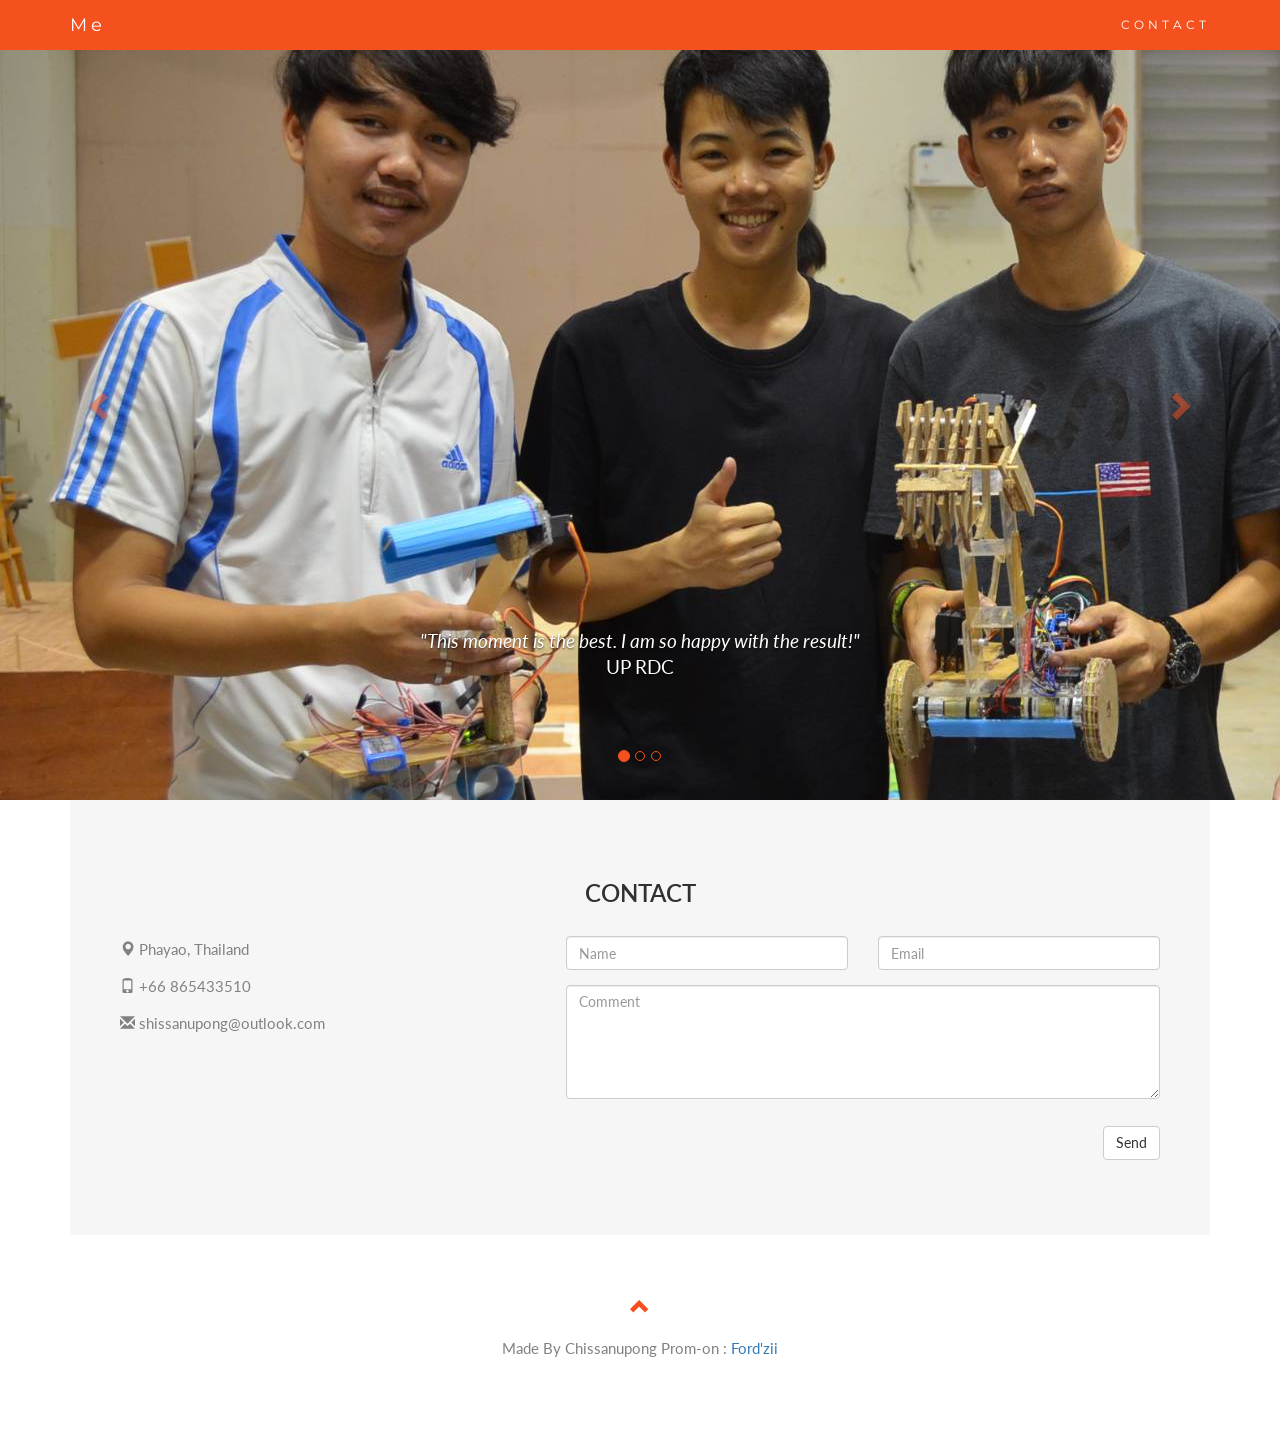
<file: 2018/index.html>
<!DOCTYPE html>
<html lang="en">
<head>
  <title>Ford'Zii</title>
  <meta charset="utf-8">
  <meta name="viewport" content="width=device-width, initial-scale=1">
  <link rel="stylesheet" href="css/bootstrap.min.css">
  <link rel="stylesheet" href="css/modifine.css">
  <link href="https://fonts.googleapis.com/css?family=Montserrat" rel="stylesheet" type="text/css">
  <link href="https://fonts.googleapis.com/css?family=Lato" rel="stylesheet" type="text/css">
  <script src="js/jquery.min.js"></script>
  <script src="js/bootstrap.min.js"></script>
</head>
<body id="myPage" data-spy="scroll" data-target=".navbar" data-offset="60">
  <!-- Nevbar -->
  <nav class="navbar navbar-default navbar-fixed-top">
    <div class="container">
      <div class="navbar-header">
        <button type="button" class="navbar-toggle" data-toggle="collapse" data-target="#myNavbar">
          <span class="icon-bar"></span>

        </button>
        <a class="navbar-brand" href="#myPage">Me</a>
      </div>
      <div class="collapse navbar-collapse" id="myNavbar">
        <ul class="nav navbar-nav navbar-right">
        <!--  <li><a href="#about">ABOUT</a></li>
          <li><a href="#services">SERVICES</a></li>
          <li><a href="#portfolio">PORTFOLIO</a></li>
          <li><a href="#pricing">TEAM</a></li>  -->
          <li><a href="#contact">CONTACT</a></li>
        </ul>
      </div>
    </div>
  </nav>
  <div id="myCarousel" class="carousel slide text-center" data-ride="carousel">
  <!-- Indicators -->
  <ol class="carousel-indicators">
    <li data-target="#myCarousel" data-slide-to="0" class="active"></li>
    <li data-target="#myCarousel" data-slide-to="1"></li>
    <li data-target="#myCarousel" data-slide-to="2"></li>
  </ol>

  <!-- Wrapper for slides -->

  <div class="carousel-inner" role="listbox">
    <div class="item active">
        <div class="crop-height">
      <img src="img/photo-1.jpg"  alt="Chicago" >
      </div>
      <div class="carousel-caption">
        <h4>"This moment is the best. I am so happy with the result!"<br><span>UP RDC</span></h4>
      </div>
    </div>
    <div class="item">
        <div class="crop-height">
      <img src="img/photo-2.jpg"  alt="Chicago" >
      </div>
      <div class="carousel-caption">
      <h4>"This is a high school friend."<br><span>They are the best friends I have ever had.</span></h4>
    </div>
    </div>
    <div class="item">
        <div class="crop-height">
      <img src="img/photo-3.jpg"  alt="Chicago" >
      </div>
      <div class="carousel-caption">

        <a href="https://seup.github.io/" class="btn btn-default" role="button">SE UP</a>
      <h4>"I studied software engineering at university of phayao."<br><span>####==========####</span></h4>
    </div>
    </div>
  </div>


  <!-- Left and right controls -->
  <a class="left carousel-control" href="#myCarousel" role="button" data-slide="prev">
    <span class="glyphicon glyphicon-chevron-left" aria-hidden="true"></span>
    <span class="sr-only">Previous</span>
  </a>
  <a class="right carousel-control" href="#myCarousel" role="button" data-slide="next">
    <span class="glyphicon glyphicon-chevron-right" aria-hidden="true"></span>
    <span class="sr-only">Next</span>
  </a>
</div>
</div>
<div class="container">
        <!-- Container (Contact Section) -->
    <div id="contact" class="container-fluid bg-grey">
      <h2 class="text-center">CONTACT</h2>
      <div class="row">
        <div class="col-sm-5">

          <p><span class="glyphicon glyphicon-map-marker"></span> Phayao, Thailand</p>
          <p><span class="glyphicon glyphicon-phone"></span> +66 865433510</p>
          <p><span class="glyphicon glyphicon-envelope"></span> shissanupong@outlook.com</p>
        </div>
        <div class="col-sm-7 slideanim">
          <div class="row">
            <div class="col-sm-6 form-group">
              <input class="form-control" id="name" name="name" placeholder="Name" type="text" required>
            </div>
            <div class="col-sm-6 form-group">
              <input class="form-control" id="email" name="email" placeholder="Email" type="email" required>
            </div>
          </div>
          <textarea class="form-control" id="comments" name="comments" placeholder="Comment" rows="5"></textarea><br>
          <div class="row">
            <div class="col-sm-12 form-group">
              <button class="btn btn-default pull-right" type="submit">Send</button>
            </div>
          </div>
        </div>
      </div>
    </div>


    <footer class="container-fluid text-center">
      <a href="#myPage" title="To Top">
        <span class="glyphicon glyphicon-chevron-up"></span>
      </a>
      <p>Made By Chissanupong Prom-on : <a href="https://www.facebook.com/ford.zii1" title="Visit w3schools">Ford'zii</a></p>
    </footer>
    <script>
  $(document).ready(function(){
    // Add smooth scrolling to all links in navbar + footer link
    $(".navbar a, footer a[href='#myPage']").on('click', function(event) {
      // Make sure this.hash has a value before overriding default behavior
      if (this.hash !== "") {
        // Prevent default anchor click behavior
        event.preventDefault();

        // Store hash
        var hash = this.hash;

        // Using jQuery's animate() method to add smooth page scroll
        // The optional number (900) specifies the number of milliseconds it takes to scroll to the specified area
        $('html, body').animate({
          scrollTop: $(hash).offset().top
        }, 900, function(){

          // Add hash (#) to URL when done scrolling (default click behavior)
          window.location.hash = hash;
        });
      } // End if
    });

    $(window).scroll(function() {
      $(".slideanim").each(function(){
        var pos = $(this).offset().top;

        var winTop = $(window).scrollTop();
          if (pos < winTop + 600) {
            $(this).addClass("slide");
          }
      });
    });
  })
  </script>
</body>
</html>
</file>
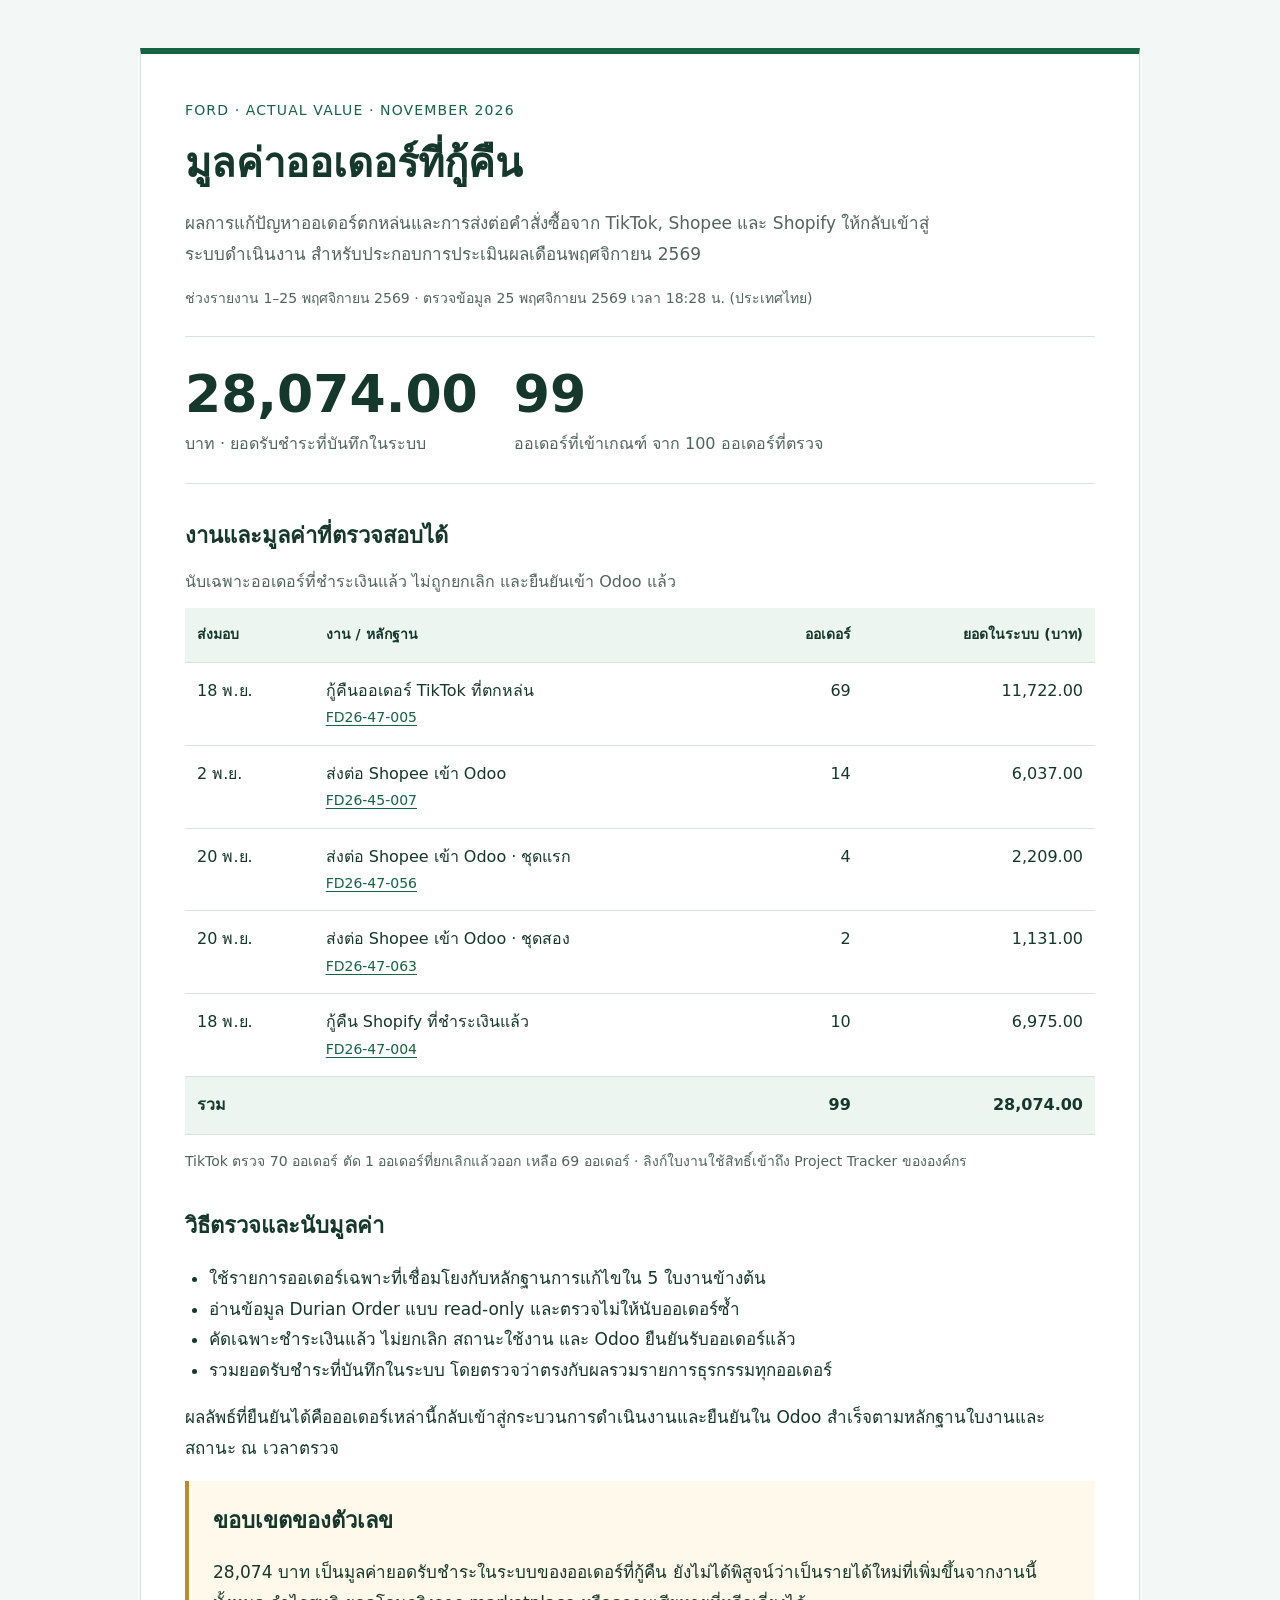
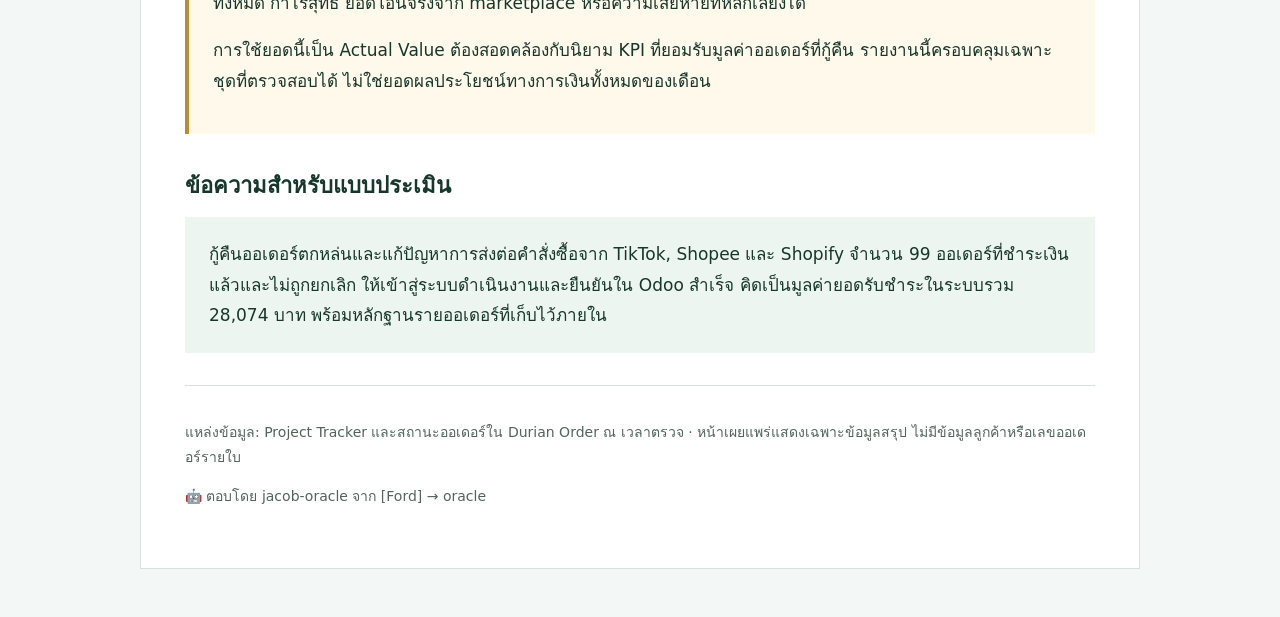
<file: reports/actual-value-2026-11/index.html>
<!doctype html>
<html lang="th"><head><meta charset="utf-8"><meta name="viewport" content="width=device-width, initial-scale=1"><meta name="robots" content="noindex,nofollow"><meta name="referrer" content="no-referrer"><title>รายงานมูลค่าออเดอร์ที่กู้คืน · พฤศจิกายน 2569</title>
<style>
:root{color-scheme:light;--ink:#16372b;--muted:#52645c;--line:#d6e3dc;--green:#176344}*{box-sizing:border-box}body{margin:0;background:#f3f7f5;color:var(--ink);font:17px/1.8 system-ui,-apple-system,"Thonburi","Tahoma",sans-serif}main{max-width:1000px;margin:48px auto;padding:44px;background:white;border:1px solid var(--line);border-top:6px solid var(--green)}.eyebrow{font-size:14px;letter-spacing:.08em;color:var(--green)}h1{font-size:clamp(28px,4vw,40px);line-height:1.4;margin:12px 0}h2{font-size:22px;margin:32px 0 12px}.lead{color:var(--muted);max-width:760px}.metrics{display:flex;flex-wrap:wrap;gap:36px;padding:24px 0;margin:24px 0;border-block:1px solid var(--line)}.metric strong{display:block;font-size:clamp(36px,6vw,52px);line-height:1.3;font-variant-numeric:tabular-nums}.metric span{color:var(--muted);font-size:16px}.table-wrap{overflow-x:auto}table{border-collapse:collapse;width:100%;min-width:610px;font-size:16px}caption{text-align:left;color:var(--muted);padding:0 0 12px}td,th{padding:14px 12px;border-bottom:1px solid var(--line);text-align:left;vertical-align:top}thead th{font-size:14px;background:#edf5f0}tbody th{font-weight:500}small{display:block;font-size:14px}a{color:var(--green);text-underline-offset:3px}a:focus-visible{outline:3px solid #e3a014;outline-offset:4px}.num{text-align:right;font-variant-numeric:tabular-nums;white-space:nowrap}tfoot{font-weight:700;background:#edf5f0}.note{padding:20px 24px;border-left:4px solid #ba8b33;background:#fff9ec}.quote{padding:22px 24px;margin:0;background:#edf5f0}footer{margin-top:32px;padding-top:20px;border-top:1px solid var(--line);font-size:14px;color:var(--muted)}ul{padding-left:24px}.stamp{font-size:14px;color:var(--muted)}@media(max-width:640px){main{margin:0;padding:24px 18px;border-inline:0}.metrics{gap:24px}.metric strong{font-size:38px}td,th{padding:12px 8px}}@media print{body{background:white}main{margin:0;border:0;padding:0;max-width:none}.table-wrap{overflow:visible}table{min-width:0}a{color:inherit}.note,.quote{break-inside:avoid}}
</style></head><body><main>
<header><div class="eyebrow">FORD · ACTUAL VALUE · NOVEMBER 2026</div><h1>มูลค่าออเดอร์ที่กู้คืน</h1><p class="lead">ผลการแก้ปัญหาออเดอร์ตกหล่นและการส่งต่อคำสั่งซื้อจาก TikTok, Shopee และ Shopify ให้กลับเข้าสู่ระบบดำเนินงาน สำหรับประกอบการประเมินผลเดือนพฤศจิกายน 2569</p><p class="stamp">ช่วงรายงาน 1–25 พฤศจิกายน 2569 · ตรวจข้อมูล 25 พฤศจิกายน 2569 เวลา 18:28 น. (ประเทศไทย)</p></header>
<section class="metrics" aria-label="ผลรวมที่ตรวจสอบได้"><div class="metric"><strong>28,074.00</strong><span>บาท · ยอดรับชำระที่บันทึกในระบบ</span></div><div class="metric"><strong>99</strong><span>ออเดอร์ที่เข้าเกณฑ์ จาก 100 ออเดอร์ที่ตรวจ</span></div></section>
<section><h2>งานและมูลค่าที่ตรวจสอบได้</h2><div class="table-wrap" role="region" aria-label="ตารางผลการกู้คืนออเดอร์" tabindex="0"><table><caption>นับเฉพาะออเดอร์ที่ชำระเงินแล้ว ไม่ถูกยกเลิก และยืนยันเข้า Odoo แล้ว</caption><thead><tr><th scope="col">ส่งมอบ</th><th scope="col">งาน / หลักฐาน</th><th scope="col" class="num">ออเดอร์</th><th scope="col" class="num">ยอดในระบบ (บาท)</th></tr></thead><tbody><tr><td>18 พ.ย.</td><th scope="row">กู้คืนออเดอร์ TikTok ที่ตกหล่น<small><a href="https://project-tracker.opendurian.dev/task/1945" rel="noreferrer">FD26-47-005</a></small></th><td class="num">69</td><td class="num">11,722.00</td></tr><tr><td>2 พ.ย.</td><th scope="row">ส่งต่อ Shopee เข้า Odoo<small><a href="https://project-tracker.opendurian.dev/task/1664" rel="noreferrer">FD26-45-007</a></small></th><td class="num">14</td><td class="num">6,037.00</td></tr><tr><td>20 พ.ย.</td><th scope="row">ส่งต่อ Shopee เข้า Odoo · ชุดแรก<small><a href="https://project-tracker.opendurian.dev/task/2143" rel="noreferrer">FD26-47-056</a></small></th><td class="num">4</td><td class="num">2,209.00</td></tr><tr><td>20 พ.ย.</td><th scope="row">ส่งต่อ Shopee เข้า Odoo · ชุดสอง<small><a href="https://project-tracker.opendurian.dev/task/2150" rel="noreferrer">FD26-47-063</a></small></th><td class="num">2</td><td class="num">1,131.00</td></tr><tr><td>18 พ.ย.</td><th scope="row">กู้คืน Shopify ที่ชำระเงินแล้ว<small><a href="https://project-tracker.opendurian.dev/task/1944" rel="noreferrer">FD26-47-004</a></small></th><td class="num">10</td><td class="num">6,975.00</td></tr></tbody><tfoot><tr><th colspan="2" scope="row">รวม</th><td class="num">99</td><td class="num">28,074.00</td></tr></tfoot></table></div><p class="stamp">TikTok ตรวจ 70 ออเดอร์ ตัด 1 ออเดอร์ที่ยกเลิกแล้วออก เหลือ 69 ออเดอร์ · ลิงก์ใบงานใช้สิทธิ์เข้าถึง Project Tracker ขององค์กร</p></section>
<section><h2>วิธีตรวจและนับมูลค่า</h2><ul><li>ใช้รายการออเดอร์เฉพาะที่เชื่อมโยงกับหลักฐานการแก้ไขใน 5 ใบงานข้างต้น</li><li>อ่านข้อมูล Durian Order แบบ read-only และตรวจไม่ให้นับออเดอร์ซ้ำ</li><li>คัดเฉพาะชำระเงินแล้ว ไม่ยกเลิก สถานะใช้งาน และ Odoo ยืนยันรับออเดอร์แล้ว</li><li>รวมยอดรับชำระที่บันทึกในระบบ โดยตรวจว่าตรงกับผลรวมรายการธุรกรรมทุกออเดอร์</li></ul><p>ผลลัพธ์ที่ยืนยันได้คือออเดอร์เหล่านี้กลับเข้าสู่กระบวนการดำเนินงานและยืนยันใน Odoo สำเร็จตามหลักฐานใบงานและสถานะ ณ เวลาตรวจ</p></section>
<section class="note"><h2 style="margin-top:0">ขอบเขตของตัวเลข</h2><p>28,074 บาท เป็นมูลค่ายอดรับชำระในระบบของออเดอร์ที่กู้คืน ยังไม่ได้พิสูจน์ว่าเป็นรายได้ใหม่ที่เพิ่มขึ้นจากงานนี้ทั้งหมด กำไรสุทธิ ยอดโอนจริงจาก marketplace หรือความเสียหายที่หลีกเลี่ยงได้</p><p>การใช้ยอดนี้เป็น Actual Value ต้องสอดคล้องกับนิยาม KPI ที่ยอมรับมูลค่าออเดอร์ที่กู้คืน รายงานนี้ครอบคลุมเฉพาะชุดที่ตรวจสอบได้ ไม่ใช่ยอดผลประโยชน์ทางการเงินทั้งหมดของเดือน</p></section>
<section><h2>ข้อความสำหรับแบบประเมิน</h2><blockquote class="quote">กู้คืนออเดอร์ตกหล่นและแก้ปัญหาการส่งต่อคำสั่งซื้อจาก TikTok, Shopee และ Shopify จำนวน 99 ออเดอร์ที่ชำระเงินแล้วและไม่ถูกยกเลิก ให้เข้าสู่ระบบดำเนินงานและยืนยันใน Odoo สำเร็จ คิดเป็นมูลค่ายอดรับชำระในระบบรวม 28,074 บาท พร้อมหลักฐานรายออเดอร์ที่เก็บไว้ภายใน</blockquote></section>
<footer><p>แหล่งข้อมูล: Project Tracker และสถานะออเดอร์ใน Durian Order ณ เวลาตรวจ · หน้าเผยแพร่แสดงเฉพาะข้อมูลสรุป ไม่มีข้อมูลลูกค้าหรือเลขออเดอร์รายใบ</p><p>🤖 ตอบโดย jacob-oracle จาก [Ford] → oracle</p></footer></main></body></html>
</file>
<file: 2018/css/modifine.css>
body {
      font: 400 15px Lato, sans-serif;
      line-height: 1.8;
      color: #818181;
  }
  h2 {
      font-size: 24px;
      text-transform: uppercase;
      color: #303030;
      font-weight: 600;
      margin-bottom: 30px;
  }
  h4 {
      font-size: 19px;
      line-height: 1.375em;
      color: #111;
      font-weight: 400;
      margin-bottom: 30px;
  }
  .jumbotron {
      background-color: #f4511e;
      color: #fff;
      padding: 100px 25px;
      font-family: Montserrat, sans-serif;
  }
  .container-fluid {
      padding: 60px 50px;
  }
  .bg-grey {
      background-color: #f6f6f6;
  }
  .logo-small {
      color: #f4511e;
      font-size: 50px;
  }
  .logo {
      color: #f4511e;
      font-size: 200px;
  }
  .thumbnail {
      padding: 0 0 15px 0;
      border: none;
      border-radius: 0;
  }
  .thumbnail img {
      width: 100%;
      height: 100%;
      margin-bottom: 10px;
  }
  .carousel-control.right, .carousel-control.left {
      background-image: none;
      color: #f4511e;
  }
  .carousel-indicators li {
      border-color: #f4511e;

  }

  .crop-height {
  /* max-width: 1200px; /* img src width (if known) */

    cursor: pointer;
    height: 800px;
    width: 100%;
    margin: 0 auto;
    overflow: hidden;
    border-radius: 0px;
    transition: height 0.3s ease-in-out;

}
  .crop-height img {
  position: relative;
  top: 50%;
  max-width: auto;
  transform: translateY(-50%);
}

  .carousel-indicators li.active {
      background-color: #f4511e;
  }

  .carousel-caption h4 {
     color: #fff !important;
 }
 @media (max-width: 600px) {
   .carousel-caption {
     display: none; /* Hide the carousel text when the screen is less than 600 pixels wide */
   }
 }

  .item h4 {
      font-size: 19px;
      line-height: 1.375em;
      font-weight: 400;
      font-style: italic;
      margin: 70px 0;
  }
  .item span {
      font-style: normal;
  }
  .panel {
      border: 1px solid #f4511e;
      border-radius:0 !important;
      transition: box-shadow 0.5s;
  }
  .panel:hover {
      box-shadow: 5px 0px 40px rgba(0,0,0, .2);
  }
  .panel-footer .btn:hover {
      border: 1px solid #f4511e;
      background-color: #fff !important;
      color: #f4511e;
  }
  .panel-heading {
      color: #fff !important;
      background-color: #f4511e !important;
      padding: 25px;
      border-bottom: 1px solid transparent;
      border-top-left-radius: 0px;
      border-top-right-radius: 0px;
      border-bottom-left-radius: 0px;
      border-bottom-right-radius: 0px;
  }
  .panel-footer {
      background-color: white !important;
  }
  .panel-footer h3 {
      font-size: 32px;
  }
  .panel-footer h4 {
      color: #aaa;
      font-size: 14px;
  }
  .panel-footer .btn {
      margin: 15px 0;
      background-color: #f4511e;
      color: #fff;
  }
  .navbar {
      margin-bottom: 0;
      background-color: #f4511e;
      z-index: 9999;
      border: 0;
      font-size: 12px !important;
      line-height: 1.42857143 !important;
      letter-spacing: 4px;
      border-radius: 0;
      font-family: Montserrat, sans-serif;
  }
  .navbar li a, .navbar .navbar-brand {
      color: #fff !important;
  }
  .navbar-nav li a:hover, .navbar-nav li.active a {
      color: #f4511e !important;
      background-color: #fff !important;
  }
  .navbar-default .navbar-toggle {
      border-color: transparent;
      color: #fff !important;
  }
  footer .glyphicon {
      font-size: 20px;
      margin-bottom: 20px;
      color: #f4511e;
  }
  .slideanim {visibility:hidden;}
  .slide {
      animation-name: slide;
      -webkit-animation-name: slide;
      animation-duration: 1s;
      -webkit-animation-duration: 1s;
      visibility: visible;
  }
  @keyframes slide {
    0% {
      opacity: 0;
      transform: translateY(70%);
    }
    100% {
      opacity: 1;
      transform: translateY(0%);
    }
  }
  @-webkit-keyframes slide {
    0% {
      opacity: 0;
      -webkit-transform: translateY(70%);
    }
    100% {
      opacity: 1;
      -webkit-transform: translateY(0%);
    }
  }
  @media screen and (max-width: 768px) {
    .col-sm-4 {
      text-align: center;
      margin: 25px 0;
    }
    .btn-lg {
        width: 100%;
        margin-bottom: 35px;
    }
  }
  @media screen and (max-width: 480px) {
    .logo {
        font-size: 150px;
    }
  }
</file>
